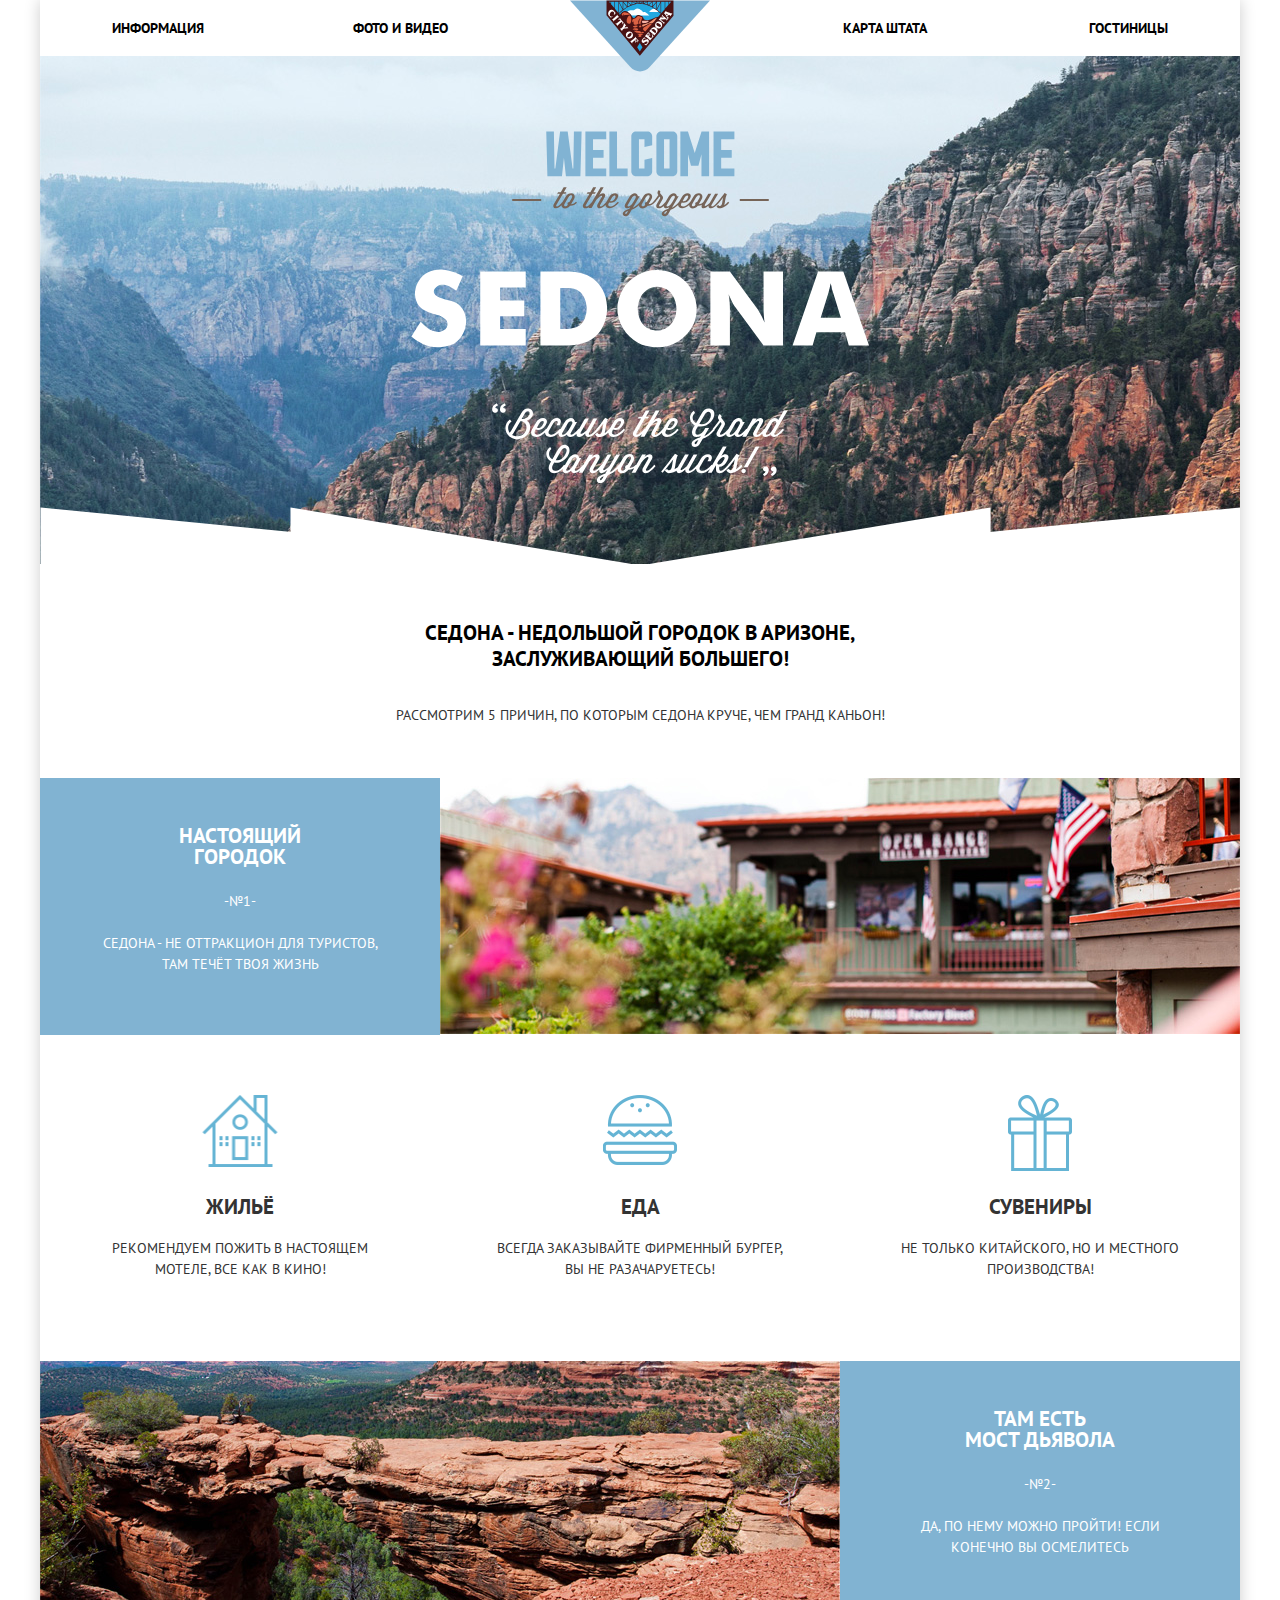
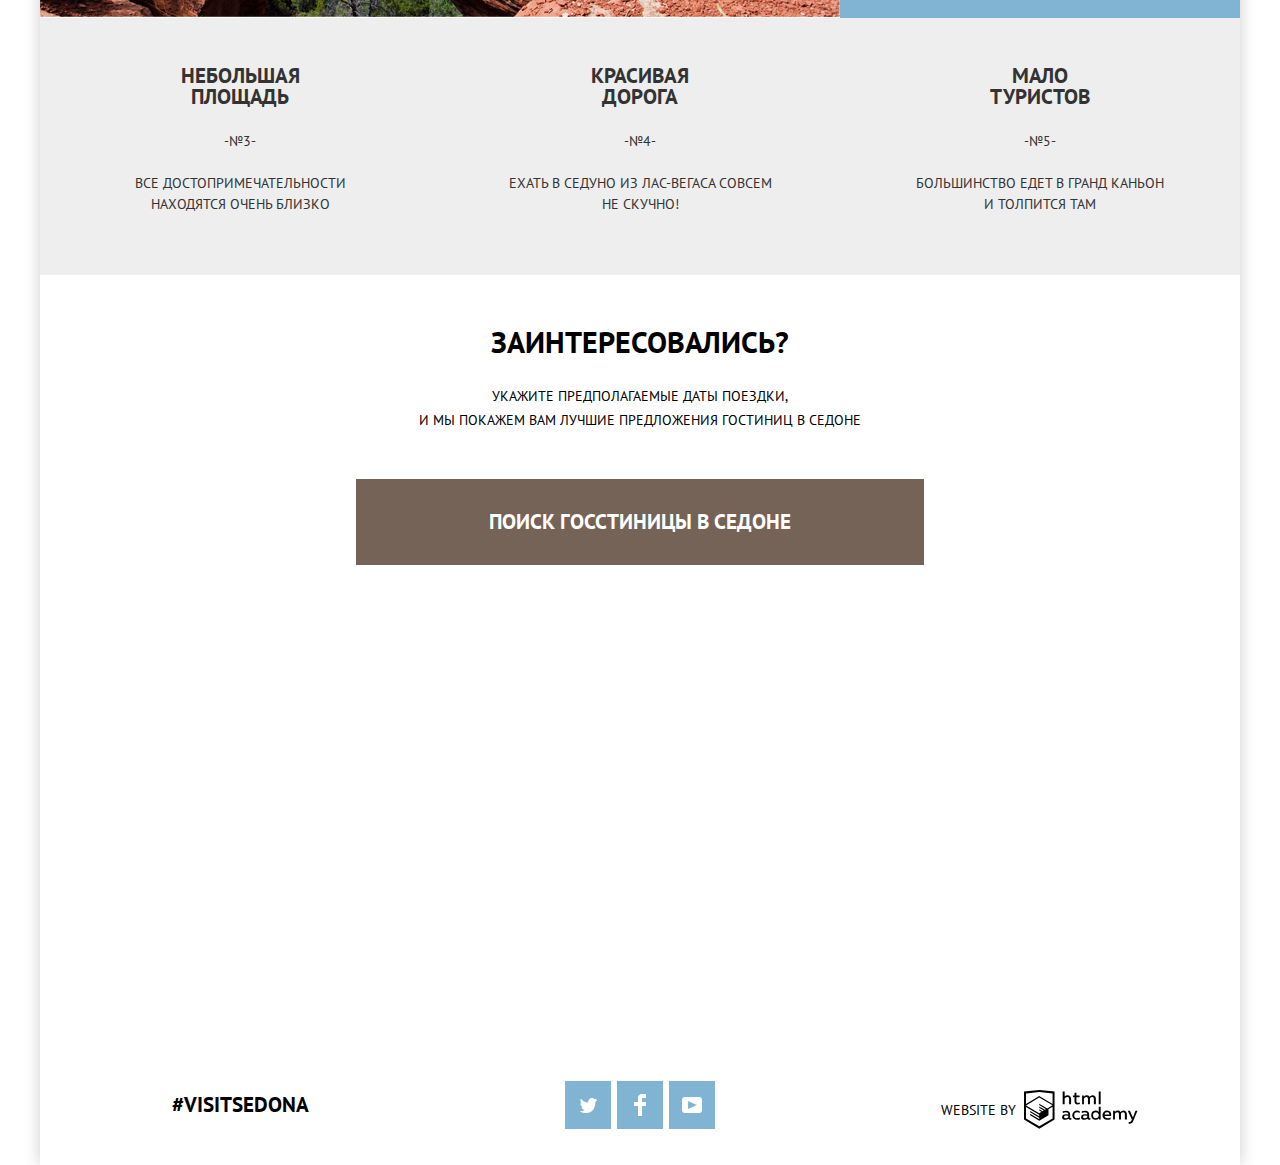
<file: 2/793367-sedona-25-master/793367-sedona-25-master/index.html>
<!DOCTYPE html>
<html lang="ru">
   <head>
      <meta charset="utf-8">
      <title>HTML Academy: Седона</title>
      <link href="https://fonts.googleapis.com/css?family=PT+Sans:400,700&display=swap&subset=cyrillic" rel="stylesheet">
      <link rel="stylesheet" type="text/css" href="css/normalize.css">
      <link rel="stylesheet" type="text/css" href="css/style.min.css">
   </head>
   <body>
      <div class="main-container">
         <header class="header">
            <nav class="main-navigation">
               <a href="index.html" class="logo"> <img src="img/indexlogo.svg" alt="logo" width="140" height="72"> </a>
               <ul class="navigation">
                  <li class="button-navigation"> <a href='#'>Информация</a> </li>
                  <li class="button-navigation"> <a href='#'>Фото и видео</a> </li>
                  <li class="button-navigation"> <a href='#'>Карта штата</a> </li>
                  <li class="button-navigation"> <a href='inner.html'>Гостиницы</a> </li>
               </ul>
            </nav>
         </header>
         <main>
            <section class="bgmountains"> <img src="img/welcome.svg" alt="welcome sedona" width="459" height="353"> </section>
            <section class="promo">
               <p class="promo-explanation">Седона - недольшой городок в Аризоне, заслуживающий большего! </p>
               <p class="promo-reasons">рассмотрим 5 причин, по которым седона круче, чем гранд каньон!</p>
            </section>
            <section class="polygon">
               <ul class="advantages">
                  <li class="main-advantages">
                     <div class="basic visible-advantages">
                        <h3>Настоящий городок</h3>
                        <p>-№1-</p>
                        <p>Седона - не оттракцион для туристов, там течёт твоя жизнь</p>
                     </div>
                     <div class="img-advantages"> 
                        <img src="img/cityofsedona.jpg" alt="city of sedona" width="800" height="256"> 
                     </div>
                  </li>
                  <li class="town-advantages">
                     <div class="unvisible-advantages housing">
                        <h3>Жильё</h3>
                        <p>Рекомендуем пожить в настоящем мотеле, все как в кино!</p>
                     </div>
                     <div class="unvisible-advantages food">
                        <h3>Еда</h3>
                        <p>Всегда заказывайте фирменный бургер, вы не разачаруетесь!</p>
                     </div>
                     <div class="unvisible-advantages souvenirs">
                        <h3>Сувениры</h3>
                        <p>Не только китайского, но и местного производства!</p>
                     </div>
                  </li>
                  <li class="main-advantages">
                     <div class="img-advantages">
                        <img src="img/grandcanyon.jpg" alt="grand canyon" width="800" height="256">
                     </div>
                     <div class="basic visible-advantages">
                        <h3>Там есть Мост&nbsp;Дьявола</h3>
                        <p>-№2-</p>
                        <p>Да, по нему можно пройти! Если конечно вы осмелитесь</p>
                     </div>
                  </li>
                  <li class="main-advantages">
                     <div class="visible-advantages">
                        <h3>Небольшая площадь</h3>
                        <p>-№3-</p>
                        <p>Все достопримечательности находятся&nbsp;очень близко</p>
                     </div>
                     <div class="visible-advantages">
                        <h3>Красивая дорога</h3>
                        <p>-№4-</p>
                        <p>Ехать в Седуно из Лас-Вегаса совсем не&nbsp;скучно! </p>
                     </div>
                     <div class="visible-advantages">
                        <h3>Мало туристов</h3>
                        <p>-№5-</p>
                        <p>Большинство едет в Гранд Каньон и&nbsp;толпится там</p>
                     </div>
                  </li>
               </ul>
            </section>
            <section class="reservation">
               <div class="information">
                  <p class="half-headline"> Заинтересовались?</p>
                  <p class="reservation-info"> Укажите предполагаемые даты поездки,
                     <br>и мы покажем Вам лучшие предложения гостиниц в Седоне
                  </p>
                  <button class="search-button">Поиск госстиницы в седоне</button>
               </div>
               <form class="hotel-reservation" action="/echo" method="POST">
                  <p class="travel-date">
                     <label class="text" for="arrival">Дата заезда:</label>
                     <input class="put" type="text" id="arrival" name="arrival" value="24 апреля 2017">
                     <button class="calendar" type="button">
                        <svg xmlns="http://www.w3.org/2000/svg" width="21" height="22" viewBox="0 0 21 22">
                           <path d="M19.251 2.025h-2.845V.648c0-.381-.294-.689-.656-.689-.363 0-.656.308-.656.689v1.377h-3.938V.648c0-.381-.294-.689-.655-.689-.363 0-.657.308-.657.689v1.377H5.906V.648c0-.381-.294-.689-.656-.689-.363 0-.657.308-.657.689v1.377H1.75C.784 2.025 0 2.847 0 3.862v16.302C0 21.179.784 22 1.75 22h17.501c.966 0 1.749-.821 1.749-1.836V3.862c0-1.015-.783-1.837-1.749-1.837zm.437 18.139a.448.448 0 0 1-.437.459H1.75a.45.45 0 0 1-.438-.459V3.862a.45.45 0 0 1 .438-.459h2.844v1.378c0 .381.294.689.657.689.362 0 .656-.308.656-.689V3.403h3.938v1.378c0 .381.294.689.657.689.361 0 .655-.308.655-.689V3.403h3.938v1.378c0 .381.293.689.656.689.362 0 .656-.308.656-.689V3.403h2.845c.241 0 .437.206.437.459v16.302z"></path>
                           <path d="M4.594 8.225h2.625v2.066H4.594zM4.594 11.668h2.625v2.067H4.594zM4.594 15.112h2.625v2.066H4.594zM9.188 15.112h2.625v2.066H9.188zM9.188 11.668h2.625v2.067H9.188zM9.188 8.225h2.625v2.066H9.188zM13.781 15.112h2.625v2.066h-2.625zM13.781 11.668h2.625v2.067h-2.625zM13.781 8.225h2.625v2.066h-2.625z"></path>
                        </svg>
                     </button>
                  </p>
                  <p class="travel-date">
                     <label class="text" for="departure">Дата выезда:</label>
                     <input class="put" type="text" id="departure" name="departure" value="4 июля 2017">
                     <button class="calendar" type="button">
                        <svg xmlns="http://www.w3.org/2000/svg" width="21" height="22" viewBox="0 0 21 22">
                           <path d="M19.251 2.025h-2.845V.648c0-.381-.294-.689-.656-.689-.363 0-.656.308-.656.689v1.377h-3.938V.648c0-.381-.294-.689-.655-.689-.363 0-.657.308-.657.689v1.377H5.906V.648c0-.381-.294-.689-.656-.689-.363 0-.657.308-.657.689v1.377H1.75C.784 2.025 0 2.847 0 3.862v16.302C0 21.179.784 22 1.75 22h17.501c.966 0 1.749-.821 1.749-1.836V3.862c0-1.015-.783-1.837-1.749-1.837zm.437 18.139a.448.448 0 0 1-.437.459H1.75a.45.45 0 0 1-.438-.459V3.862a.45.45 0 0 1 .438-.459h2.844v1.378c0 .381.294.689.657.689.362 0 .656-.308.656-.689V3.403h3.938v1.378c0 .381.294.689.657.689.361 0 .655-.308.655-.689V3.403h3.938v1.378c0 .381.293.689.656.689.362 0 .656-.308.656-.689V3.403h2.845c.241 0 .437.206.437.459v16.302z"></path>
                           <path d="M4.594 8.225h2.625v2.066H4.594zM4.594 11.668h2.625v2.067H4.594zM4.594 15.112h2.625v2.066H4.594zM9.188 15.112h2.625v2.066H9.188zM9.188 11.668h2.625v2.067H9.188zM9.188 8.225h2.625v2.066H9.188zM13.781 15.112h2.625v2.066h-2.625zM13.781 11.668h2.625v2.067h-2.625zM13.781 8.225h2.625v2.066h-2.625z"></path>
                        </svg>
                     </button>
                  </p>
                  <div class="number-people">
                     <p class="people-adult">
                        <label class="text" for="adults">Взрослые:</label>
                        <button class="minus" type="button"></button>
                        <input class="number" type="text" id="adults" name="adults" value="2">
                        <button class="plus" type="button"></button>
                     </p>
                     <p class="people-children">
                        <label class="text" for="children">Дети:</label>
                        <button class="minus" type="button"></button>
                        <input class="number" type="text" id="children" name="children" value="0">
                        <button class="plus" type="button"></button>
                     </p>
                  </div>
                  <button class="submit" type="submit">Найти</button>
               </form>
            <iframe src="https://www.google.com/maps/embed?pb=!1m18!1m12!1m3!1d104770.38018730558!2d-111.86517855273749!3d34.85435832354931!2m3!1f0!2f0!3f0!3m2!1i1024!2i768!4f13.1!3m3!1m2!1s0x872da132f942b00d%3A0x5548c523fa6c8efd!2z0KHQtdC00L7QvdCwLCDQkNGA0LjQt9C-0L3QsCA4NjMzNiwg0KHQqNCQ!5e0!3m2!1sru!2sby!4v1562774458585!5m2!1sru!2sby" style="border:0" allowfullscreen></iframe>
            </section>
         </main>
         <footer class="main-footer">
            <p class="hashtag"><a href="#"> #VISITSEDONA </a></p>
            <ul class="social-network">
               <li class="btn-network btn-tw">
                  <a class="social-btn" href="#"><img src="img/twitter.png" alt="twitter of sedona" width="17" height="15"></a>
               </li>
               <li class="btn-network btn-fc">
                  <a class="social-btn" href="#"><img src="img/facebook.png" alt="facebook of sedona" width="12" height="22"></a>
               </li>
               <li class="btn-network btn-yt">
                  <a class="social-btn" href="#"><img src="img/youtube.png" alt="youtube of sedona" width="20" height="16"></a>
               </li>
            </ul>
            <a class="creator" href="https://up.htmlacademy.ru/htmlcss/25">
               <span class="creator-text">WEBSITE BY</span>
               <svg xmlns="http://www.w3.org/2000/svg" data-name="Layer 1" width="115px" height="41px" viewBox="0 0 115 41">
                  <path fill="#000000" d="M46.84 28.22a2.07 2.07 0 0 0 .58-.11v1.4a3.41 3.41 0 0 1-1.24.22 1.75 1.75 0 0 1-1.75-1 5.08 5.08 0 0 1-3.3 1.13c-1.59 0-3.06-.87-3.06-2.68 0-2.24 2.08-2.93 3.9-2.93a11.63 11.63 0 0 1 2.28.26v-.31c0-1.09-.8-1.86-2.3-1.86a7.79 7.79 0 0 0-3.15.67v-1.79a10.72 10.72 0 0 1 3.35-.58c2.48 0 4 1.18 4 3.83v3.14a.57.57 0 0 0 .69.61zm-6.76-1.19a1.42 1.42 0 0 0 1.64 1.29 3.56 3.56 0 0 0 2.53-1v-1.51a10.21 10.21 0 0 0-1.9-.22c-1.1.01-2.27.35-2.27 1.45zM53.06 20.62a5.29 5.29 0 0 1 2.7.67v1.79a4.28 4.28 0 0 0-2.42-.73 2.89 2.89 0 1 0 0 5.76 5.26 5.26 0 0 0 2.55-.67v1.8a6.58 6.58 0 0 1-2.9.6 4.42 4.42 0 0 1-4.72-4.54 4.54 4.54 0 0 1 4.79-4.68zM65.84 28.22a2.07 2.07 0 0 0 .58-.11v1.4a3.41 3.41 0 0 1-1.24.22 1.75 1.75 0 0 1-1.75-1 5.08 5.08 0 0 1-3.3 1.13c-1.59 0-3.06-.87-3.06-2.68 0-2.24 2.08-2.93 3.9-2.93a11.63 11.63 0 0 1 2.28.26v-.31c0-1.09-.8-1.86-2.3-1.86a7.79 7.79 0 0 0-3.15.67v-1.79a10.72 10.72 0 0 1 3.35-.58c2.48 0 4 1.18 4 3.83v3.14a.57.57 0 0 0 .69.61zm-6.76-1.19a1.42 1.42 0 0 0 1.64 1.29 3.56 3.56 0 0 0 2.53-1v-1.51a10.21 10.21 0 0 0-1.9-.22c-1.11.01-2.27.35-2.27 1.45zM76.67 16.85v12.76h-1.76v-1.39a4.07 4.07 0 0 1-3.35 1.62 4.62 4.62 0 0 1 0-9.22 4 4 0 0 1 3.15 1.37v-5.14h2zm-4.76 5.48a2.9 2.9 0 0 0 0 5.8 3 3 0 0 0 2.79-1.84v-2.13a3.06 3.06 0 0 0-2.79-1.83zM82.99 20.62c3.48 0 4.68 2.81 4.12 5.34h-6.58c.22 1.57 1.75 2.22 3.35 2.22a6.41 6.41 0 0 0 2.77-.62v1.68a7.5 7.5 0 0 1-3.14.6c-2.68 0-5-1.53-5-4.61a4.39 4.39 0 0 1 4.48-4.61zm.09 1.62a2.39 2.39 0 0 0-2.57 2.26h4.85a2.06 2.06 0 0 0-2.28-2.26zM89.1 29.61v-8.75h1.73v1.09a4 4 0 0 1 2.92-1.33 3 3 0 0 1 2.73 1.4 4.33 4.33 0 0 1 3.06-1.4 3.21 3.21 0 0 1 3.32 3.52v5.47h-2V24.2a1.67 1.67 0 0 0-1.73-1.84 2.94 2.94 0 0 0-2.17 1.18V29.61h-2V24.2a1.67 1.67 0 0 0-1.73-1.84 3.11 3.11 0 0 0-2.32 1.35v5.91h-2zM111.47 20.86h2l-4.1 9.93c-.95 2.28-2.19 3-3.52 3a5 5 0 0 1-1.15-.15v-1.66a3 3 0 0 0 .89.13c.95 0 1.66-.67 2.17-2l.18-.44-4.16-8.82h2.13l3 6.6zM40.66 1.53v5a4 4 0 0 1 2.83-1.2A3.41 3.41 0 0 1 47.1 8.9v5.41h-2V9.15a1.9 1.9 0 0 0-2-2.1 3.08 3.08 0 0 0-2.44 1.46v5.8h-2V1.53h2zM52.43 2.42v3.12h3.17v1.71h-3.17v4c0 1.15.53 1.53 1.66 1.53a4.71 4.71 0 0 0 1.77-.35v1.68a7.14 7.14 0 0 1-2.35.38 2.68 2.68 0 0 1-3-2.88V7.23h-1.6V5.52h1.57V2.88zM58.1 14.29V5.54h1.73v1.09a4 4 0 0 1 2.92-1.33 3 3 0 0 1 2.73 1.4 4.33 4.33 0 0 1 3.06-1.4 3.21 3.21 0 0 1 3.32 3.52v5.47h-2V8.88a1.67 1.67 0 0 0-1.73-1.84 2.94 2.94 0 0 0-2.17 1.18V14.29h-2V8.88a1.67 1.67 0 0 0-1.73-1.84 3.11 3.11 0 0 0-2.32 1.35v5.91h-2zM74.72 1.52h1.95v12.76h-1.95zM15.44.02h-.16L0 1.62v28l15.28 9.09 15.28-9.09v-28zm13.12 28.45l-13.28 7.9L2 28.47V16.99l13.22 7.87v1.43l-9.07-5.4v1.38l9.11 5.47v1.46l-9.1-5.42v1.38l9.11 5.47 9.19-5.5V19.22l4.1-2.45v11.67zm0-13.16l-3.65 2.14-1.68 1-8-4.76v1.38l6.84 4.07h-.06l-.15.09-1 .57-5.64-3.36v1.38l4.45 2.65-1.05.7-3.36-2v1.38l2.21 1.3-2.25 1.35-13.16-7.82 13.17-7.92zm0-1.39L15.21 6.05l-13.2 7.86V3.41l13.28-1.39 13.28 1.39v10.51z"></path>
               </svg>
            </a>
         </footer>
      </div>
      <script src="js/JavaScript.js"></script>
   </body>
</html>
</file>
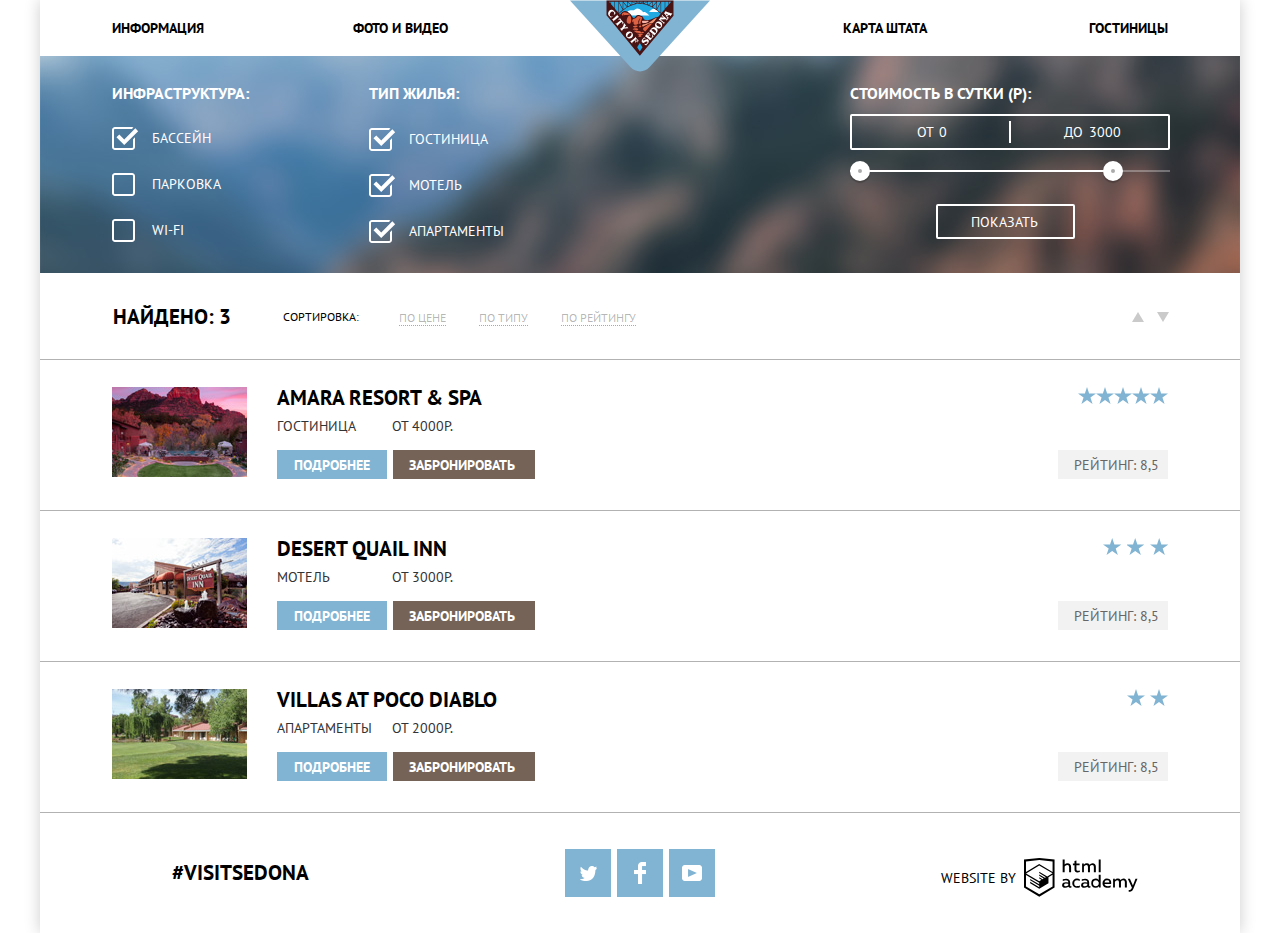
<file: 2/793367-sedona-25-master/793367-sedona-25-master/inner.html>
<!DOCTYPE html>
<html lang="ru">
   <head>
      <meta charset="utf-8">
      <title>HTML Academy: Седона</title>
      <link href="https://fonts.googleapis.com/css?family=PT+Sans:400,700&display=swap&subset=cyrillic" rel="stylesheet">
      <link rel="stylesheet" type="text/css" href="css/normalize.css">
      <link rel="stylesheet" type="text/css" href="css/style.min.css">
   </head>
   <body>
      <div class="main-container">
         <header class="header">
            <nav class="main-navigation">
               <a href="index.html" class="logo"> <img src="img/indexlogo.svg" alt="logo" width="140" height="72"> </a>
               <ul class="navigation">
                  <li class="button-navigation"> <a href='#'>Информация</a> </li>
                  <li class="button-navigation"> <a href='#'>Фото и видео</a> </li>
                  <li class="button-navigation"> <a href='#'>Карта штата</a> </li>
                  <li class="button-navigation"> <a href='inner.html'>Гостиницы</a> </li>
               </ul>
            </nav>
         </header>
         <main>
            <section class="inner-background">
               <form class="conditions-form" method="POST" action="#">
                  <fieldset class="form-infrastructure">
                     <legend class="conditions-type">Инфраструктура:</legend>
                     <input class="check-conditions visually-hidden" type="checkbox" name="pool" id="pool" checked>
                     <label class="name-conditions" for="pool">Бассейн</label>
                     <input class="check-conditions visually-hidden" type="checkbox" name="parking" id="parking">
                     <label class="name-conditions" for="parking">Парковка</label>
                     <input class="check-conditions visually-hidden" type="checkbox" name="wifi" id="wifi">
                     <label class="name-conditions" for="wifi">Wi-Fi</label>                     
                  </fieldset>
                  <fieldset class="form-type-housing">
                     <legend class="conditions-type">Тип жилья:</legend>
                     <input class="check-conditions visually-hidden" type="checkbox" name="hotel" id="hotel" checked>
                     <label class="name-conditions" for="hotel">Гостиница</label>
                     <input class="check-conditions visually-hidden" type="checkbox" name="motel" id="motel" checked>
                     <label class="name-conditions" for="motel">Мотель</label>
                     <input class="check-conditions visually-hidden" type="checkbox" name="apartments" id="apartments" checked>
                     <label class="name-conditions" for="apartments">Апартаменты</label>
                  </fieldset>
                  <div class="filter-range">
                     <fieldset class="search-by-cost">
                        <legend class="filter-range-title">Стоимость в сутки (р):</legend>
                        <div class="price-controls">
                           <label class="min-price">от <input type="text" name="min-price" value="0"></label>
                           <label class="max-price">до <input type="text" name="max-price" value="3000"></label>
                        </div>
                        <div class="range-controls">
                           <div class="scale">
                              <div class="bar"></div>
                           </div>
                           <div class="range-toggle range-toggle-min"></div>
                           <div class="range-toggle range-toggle-max"></div>
                        </div>
                     </fieldset>
                     <button class="search-form-submit" type="submit">Показать</button>
                  </div>
               </form>
            </section>
            <section>
               <form class="hotels-sorting">
                  <p class="hotels-result">Найдено:<output name="#"> 3</output></p>
                  <p class="sorting-by-value">Сортировка:</p>
                  <ul class="hotels-result-docket">
                     <li class="hotels-sorting-type"> <a href="#">По цене</a> </li>
                     <li class="hotels-sorting-type"> <a href="#">По типу</a> </li>
                     <li class="hotels-sorting-type"> <a href="#">По рейтингу</a> </li>
                  </ul>
                  <div class="container-sort-display">
                     <a class="sort-display-up" href="#" aria-label="по возрастанию"></a>
                     <a class="sort-display-down" href="#" aria-label="по убыванию"></a>
                  </div>
               </form>
               <ul class="hotels">
                  <li class="hotels-information">
                     <p><img src="img/amara.jpg" alt="Amara Resort & Spa" width="135" height="90"></p>
                     <div class="houses">
                        <div class="container-hotels-info">
                           <a href="#">
                              <h3 class="name-of-house">Amara Resort & Spa</h3>
                           </a>
                           <div class="type-cost-housing">
                              <p class="type-of-house">Гостиница</p>
                              <p class="cost-of-rent">от 4000р.</p>
                           </div>
                           <div class="hotels-btn-reservation">
                              <a class="more" href="#">Подробнее</a>
                              <a class="booking" href="#">Забронировать</a>
                           </div>
                        </div>
                        <div class="quality">
                           <div class="star four-star"></div>
                           <span class="rating">Рейтинг: 8,5</span>
                        </div>
                     </div>
                  </li>
                  <li class="hotels-information">
                     <p><img src="img/desert.jpg" alt="Desert Quail Inn" width="135" height="90"></p>
                     <div class="houses">
                        <div class="container-hotels-info">
                           <a href="#">
                              <h3 class="name-of-house">Desert Quail Inn</h3>
                           </a>
                           <div class="type-cost-housing">
                              <p class="type-of-house">Мотель</p>
                              <p class="cost-of-rent">от 3000р.</p>
                           </div>
                           <div class="hotels-btn-reservation">
                              <a class="more" href="#">Подробнее</a>
                              <a class="booking" href="#">Забронировать</a>
                           </div>
                        </div>
                        <div class="quality">
                           <div class="star three-star"></div>
                           <span class="rating">Рейтинг: 8,5</span>
                        </div>
                     </div>
                  </li>
                  <li class="hotels-information">
                     <p><img src="img/pocodiablo.jpg" alt="Villas at Poco Diablo" width="135" height="90"></p>
                     <div class="houses">
                        <div class="container-hotels-info">
                           <a href="#">
                              <h3 class="name-of-house">Villas at Poco Diablo</h3>
                           </a>
                           <div class="type-cost-housing">
                              <p class="type-of-house">Апартаменты</p>
                              <p class="cost-of-rent">от 2000р.</p>
                           </div>
                           <div class="hotels-btn-reservation">
                              <a class="more" href="#">Подробнее</a>
                              <a class="booking" href="#">Забронировать</a>
                           </div>
                        </div>
                        <div class="quality">
                           <div class="star two-star"></div>
                           <span class="rating">Рейтинг: 8,5</span>
                        </div>
                     </div>
                  </li>
               </ul>
            </section>
         </main>
         <footer class="main-footer">
            <p class="hashtag"><a href="#"> #VISITSEDONA </a></p>
            <ul class="social-network">
               <li class="btn-network btn-tw">
                  <a class="social-btn" href="#"><img src="img/twitter.png" alt="twitter of sedona" width="17" height="15"></a>
               </li>
               <li class="btn-network btn-fc">
                  <a class="social-btn" href="#"><img src="img/facebook.png" alt="facebook of sedona" width="12" height="22"></a>
               </li>
               <li class="btn-network btn-yt">
                  <a class="social-btn" href="#"><img src="img/youtube.png" alt="youtube of sedona" width="20" height="16"></a>
               </li>
            </ul>
            <a class="creator" href="https://up.htmlacademy.ru/htmlcss/25">
               <span class="creator-text">WEBSITE BY</span>
               <svg xmlns="http://www.w3.org/2000/svg" data-name="Layer 1" width="115px" height="41px" viewBox="0 0 115 41">
                  <path fill="#000" d="M46.84 28.22a2.07 2.07 0 0 0 .58-.11v1.4a3.41 3.41 0 0 1-1.24.22 1.75 1.75 0 0 1-1.75-1 5.08 5.08 0 0 1-3.3 1.13c-1.59 0-3.06-.87-3.06-2.68 0-2.24 2.08-2.93 3.9-2.93a11.63 11.63 0 0 1 2.28.26v-.31c0-1.09-.8-1.86-2.3-1.86a7.79 7.79 0 0 0-3.15.67v-1.79a10.72 10.72 0 0 1 3.35-.58c2.48 0 4 1.18 4 3.83v3.14a.57.57 0 0 0 .69.61zm-6.76-1.19a1.42 1.42 0 0 0 1.64 1.29 3.56 3.56 0 0 0 2.53-1v-1.51a10.21 10.21 0 0 0-1.9-.22c-1.1.01-2.27.35-2.27 1.45zM53.06 20.62a5.29 5.29 0 0 1 2.7.67v1.79a4.28 4.28 0 0 0-2.42-.73 2.89 2.89 0 1 0 0 5.76 5.26 5.26 0 0 0 2.55-.67v1.8a6.58 6.58 0 0 1-2.9.6 4.42 4.42 0 0 1-4.72-4.54 4.54 4.54 0 0 1 4.79-4.68zM65.84 28.22a2.07 2.07 0 0 0 .58-.11v1.4a3.41 3.41 0 0 1-1.24.22 1.75 1.75 0 0 1-1.75-1 5.08 5.08 0 0 1-3.3 1.13c-1.59 0-3.06-.87-3.06-2.68 0-2.24 2.08-2.93 3.9-2.93a11.63 11.63 0 0 1 2.28.26v-.31c0-1.09-.8-1.86-2.3-1.86a7.79 7.79 0 0 0-3.15.67v-1.79a10.72 10.72 0 0 1 3.35-.58c2.48 0 4 1.18 4 3.83v3.14a.57.57 0 0 0 .69.61zm-6.76-1.19a1.42 1.42 0 0 0 1.64 1.29 3.56 3.56 0 0 0 2.53-1v-1.51a10.21 10.21 0 0 0-1.9-.22c-1.11.01-2.27.35-2.27 1.45zM76.67 16.85v12.76h-1.76v-1.39a4.07 4.07 0 0 1-3.35 1.62 4.62 4.62 0 0 1 0-9.22 4 4 0 0 1 3.15 1.37v-5.14h2zm-4.76 5.48a2.9 2.9 0 0 0 0 5.8 3 3 0 0 0 2.79-1.84v-2.13a3.06 3.06 0 0 0-2.79-1.83zM82.99 20.62c3.48 0 4.68 2.81 4.12 5.34h-6.58c.22 1.57 1.75 2.22 3.35 2.22a6.41 6.41 0 0 0 2.77-.62v1.68a7.5 7.5 0 0 1-3.14.6c-2.68 0-5-1.53-5-4.61a4.39 4.39 0 0 1 4.48-4.61zm.09 1.62a2.39 2.39 0 0 0-2.57 2.26h4.85a2.06 2.06 0 0 0-2.28-2.26zM89.1 29.61v-8.75h1.73v1.09a4 4 0 0 1 2.92-1.33 3 3 0 0 1 2.73 1.4 4.33 4.33 0 0 1 3.06-1.4 3.21 3.21 0 0 1 3.32 3.52v5.47h-2V24.2a1.67 1.67 0 0 0-1.73-1.84 2.94 2.94 0 0 0-2.17 1.18V29.61h-2V24.2a1.67 1.67 0 0 0-1.73-1.84 3.11 3.11 0 0 0-2.32 1.35v5.91h-2zM111.47 20.86h2l-4.1 9.93c-.95 2.28-2.19 3-3.52 3a5 5 0 0 1-1.15-.15v-1.66a3 3 0 0 0 .89.13c.95 0 1.66-.67 2.17-2l.18-.44-4.16-8.82h2.13l3 6.6zM40.66 1.53v5a4 4 0 0 1 2.83-1.2A3.41 3.41 0 0 1 47.1 8.9v5.41h-2V9.15a1.9 1.9 0 0 0-2-2.1 3.08 3.08 0 0 0-2.44 1.46v5.8h-2V1.53h2zM52.43 2.42v3.12h3.17v1.71h-3.17v4c0 1.15.53 1.53 1.66 1.53a4.71 4.71 0 0 0 1.77-.35v1.68a7.14 7.14 0 0 1-2.35.38 2.68 2.68 0 0 1-3-2.88V7.23h-1.6V5.52h1.57V2.88zM58.1 14.29V5.54h1.73v1.09a4 4 0 0 1 2.92-1.33 3 3 0 0 1 2.73 1.4 4.33 4.33 0 0 1 3.06-1.4 3.21 3.21 0 0 1 3.32 3.52v5.47h-2V8.88a1.67 1.67 0 0 0-1.73-1.84 2.94 2.94 0 0 0-2.17 1.18V14.29h-2V8.88a1.67 1.67 0 0 0-1.73-1.84 3.11 3.11 0 0 0-2.32 1.35v5.91h-2zM74.72 1.52h1.95v12.76h-1.95zM15.44.02h-.16L0 1.62v28l15.28 9.09 15.28-9.09v-28zm13.12 28.45l-13.28 7.9L2 28.47V16.99l13.22 7.87v1.43l-9.07-5.4v1.38l9.11 5.47v1.46l-9.1-5.42v1.38l9.11 5.47 9.19-5.5V19.22l4.1-2.45v11.67zm0-13.16l-3.65 2.14-1.68 1-8-4.76v1.38l6.84 4.07h-.06l-.15.09-1 .57-5.64-3.36v1.38l4.45 2.65-1.05.7-3.36-2v1.38l2.21 1.3-2.25 1.35-13.16-7.82 13.17-7.92zm0-1.39L15.21 6.05l-13.2 7.86V3.41l13.28-1.39 13.28 1.39v10.51z"></path>
               </svg>
            </a>
         </footer>
      </div>
   </body>
</html>
</file>
<file: 2/793367-sedona-25-master/793367-sedona-25-master/css/style.min.css>
html{box-sizing:border-box}*,::after,::before{box-sizing:inherit}body{margin:0;padding:0;font-family:"PT Sans",Arial,sans-serif;font-size:14px;line-height:21px;font-weight:400;color:#333;text-transform:uppercase;background-color:#fff;background-position:center}a{text-decoration:none}.visually-hidden:not(:focus):not(:active),input[type=checkbox].visually-hidden,input[type=radio].visually-hidden{position:absolute;width:1px;height:1px;margin:-1px;border:0;padding:0;white-space:nowrap;clip-path:inset(100%);clip:rect(0 0 0 0);overflow:hidden}.main-container{width:1200px;position:relative;margin:0 auto;background-color:#fff;box-shadow:0 0 15px 0 rgba(0,1,1,.2)}.header{position:relative;min-height:56px}.main-navigation{background-color:#fff;position:relative}.navigation{display:flex;flex-wrap:wrap;justify-content:space-between;padding:0 72px;margin:0;list-style:none}.button-navigation{color:#333;line-height:26px;width:238px;padding-top:15px;padding-bottom:15x;font-weight:700}.button-navigation:nth-child(4n+2){margin-right:96px}.button-navigation:nth-child(4n+3),.button-navigation:nth-child(4n+4){text-align:right}.button-navigation a{color:#000}.button-navigation a:focus{color:rgba(0,0,0,.3)}.button-navigation a:hover{color:#81b3d2}.button-navigation a:active{color:#766357}.logo{z-index:1;position:absolute;width:140px;top:0;left:50%;transform:translateX(-50%)}.bgmountains{background-color:#b8eafc;background-image:url(../img/bgmountain.jpg);background-repeat:no-repeat;position:relative;display:block;margin-bottom:56px;padding-top:75px;padding-bottom:80px;background-position-y:-85px}.bgmountains img{width:459;height:353;display:block;margin:auto}.bgmountains::before{content:"";width:1200px;height:59px;position:absolute;bottom:-.35%;background:url(../img/polygon.png);background-repeat:no-repeat}.promo-explanation{font-size:21px;line-height:26px;text-align:center;color:#000;font-weight:700;margin:0 auto 30px auto;width:440px}.promo-reasons{text-align:center;line-height:26px;margin:0 auto 50px auto;width:489px}.advantages{list-style:none;margin:0;padding:0}.main-advantages,.town-advantages{display:flex;flex:wrap}.visible-advantages{text-align:center;font-size:14px;list-style:none;background-color:#eee;width:400px;min-height:256px;padding-top:47px;padding-left:49px;padding-right:49px;padding-bottom:60px}.visible-advantages h3{font-size:21px;font-weight:700;padding-bottom:24px;padding-left:72px;padding-right:72px;margin:0}.visible-advantages p{margin:0;padding:0}.visible-advantages p:nth-of-type(1){padding-bottom:21px}.basic{color:#fff;background-color:#81b3d2;text-align:center}.img-advantages{text-align:center;max-height:256px;width:800px}.unvisible-advantages{text-align:center;font-size:14px;list-style:none;width:400px;max-height:330px;position:relative;padding:161px 48px 81px 48px}.unvisible-advantages h3{text-align:center;font-size:21px;font-weight:700;margin-top:0}.unvisible-advantages p{text-align:center;margin:0;padding:0}.housing::before{content:"";position:absolute;top:60px;left:50%;transform:translateX(-50%);background-repeat:no-repeat;width:75px;height:72px;background:url(../img/icon-1.png)}.food::before{content:"";position:absolute;top:60px;left:50%;transform:translateX(-50%);background-repeat:no-repeat;width:74px;height:70px;background:url(../img/icon-2.png)}.souvenirs::before{content:"";position:absolute;top:60px;left:50%;transform:translateX(-50%);background-repeat:no-repeat;width:64px;height:76px;background:url(../img/icon-3.png)}.reservation{color:#000;text-align:center;background-color:#fff}.information{max-width:570px;min-height:291px;margin:0 auto;padding:49px 0 0 0}.half-headline{font-size:30px;line-height:36px;font-weight:700;margin:0 auto 24px auto}.reservation-info{font-size:14px;line-height:24px;text-align:center;margin:0 auto;margin-bottom:47px}.search-button{background-color:#766357;color:#fff;font-size:21px;font-weight:700;line-height:26px;text-transform:uppercase;display:block;width:568px;min-height:86px;margin:0 auto;padding:0;border:none}.hotel-reservation{color:#000;text-align:left;font-weight:700;display:block;width:568px;min-height:395px;padding:55px;margin:0;background-color:#fff;position:absolute;left:50%;margin-left:-284px}.hotel-reservation-none{display:none}@keyframes open-reserv{0%{transform:translate(0,-400px)}100%{transform:translate(0,0)}}.reserv-form{display:block;animation-name:open-reserv;animation-duration:.9s}.travel-date{position:relative;margin:0;margin-bottom:29px;display:flex;justify-content:space-between;flex-wrap:wrap;align-items:center}.text{display:inline-block;vertical-align:center;width:107px;margin:0;padding:0}.put{width:346px;min-height:38px;padding-top:4px;padding-right:30px;padding-left:11px;padding-bottom:4px;background-color:#f2f2f2;font-size:14px;line-height:26px;font-weight:700;text-transform:uppercase;border:0}.put:hover{background-color:#ebebeb}.put:focus{background-color:#fff;border:2px solid #e5e5e5}.number{text-align:center}.submit{text-align:center;color:#fff;font-weight:700;font-size:21px;line-height:26px;text-transform:uppercase;background-color:#81b3d2;display:block;width:458px;min-height:58px;border:0}.calendar{width:21px;height:22px;position:absolute;right:9px;padding:0;margin:0;background-color:transparent;border:0;cursor:pointer}.calendar svg{fill:#cacaca}.calendar svg:focus,.calendar svg:hover{fill:#000}.calendar svg:active{fill:#81b3d2}.number-people{display:flex;justify-content:space-between;flex-wrap:wrap;width:458px;padding-bottom:54px}.people-adult{width:50%;display:flex;justify-content:flex-start;align-items:center;margin:0;padding:0}.text{width:auto;margin-right:auto}.people-children{width:50%;display:flex;justify-content:flex-start;align-items:center;margin:0;padding:0;padding-left:53px}.number{display:block;width:38px;min-height:38px;background-color:#f2f2f2;border:0}.plus{display:block;position:relative;width:38px;min-height:38px;background-color:#f2f2f2;border:0;padding:0;margin:0}.plus::before{content:"";position:absolute;top:16px;right:14px;width:12px;height:3px;background-color:#a9a9a9}.plus::after{content:"";position:absolute;top:12px;right:19px;width:3px;height:12px;background-color:#a9a9a9}.plus:hover::before{background-color:#000}.plus:active::before{background-color:#81b3d2}.plus:hover::after{background-color:#000}.plus:active::after{background-color:#81b3d2}.minus{display:block;position:relative;width:38px;min-height:38px;background-color:#f2f2f2;border:0;padding:0;margin:0}.minus::before{content:"";position:absolute;top:17px;right:14px;width:12px;height:3px;background-color:#a9a9a9}.minus:hover::before{background-color:#000}.minus:active::before{background-color:#81b3d2}.reservation iframe{width:1200px;height:473px}.main-footer{width:1200px;max-height:120px;margin:0 auto;padding:36px 0;display:flex;flex-wrap:wrap;align-items:flex-start;justify-content:space-between}.hashtag{color:#000;text-align:center;font-size:21px;font-weight:700;line-height:26px;width:400px;padding:11px 0;margin:0}.hashtag a{color:#000}.social-network{list-style:none;display:flex;justify-content:center;width:400px;flex-wrap:wrap;margin:0;padding:0}.social-btn{width:46px;height:48px;display:flex;align-items:center;justify-content:center;background-color:#81b3d2}.social-btn:focus,.social-btn:hover{background-color:#669ec0}.social-btn:active{background-color:#5496bd}.social-btn:active img{opacity:.3}.btn-tw{margin-right:6px}.btn-fc{margin-right:6px}.creator{color:#000;display:flex;flex-wrap:wrap;justify-content:center;align-items:center;width:400px;min-height:41px;padding-top:4px;padding-bottom:3px}.creator:focus path,.creator:hover path{fill:#81b3d2}.creator:active path{fill:#bdbbbc}.creator-text{padding:15px 0;padding-right:8px}.inner-background{background-color:#b8eafc;background-image:url(../img/filter-background.jpg);background-repeat:no-repeat;background-position:top -294px center;background-size:1200px 800px}.conditions-form{margin:0;display:flex;flex-direction:row;flex-wrap:wrap;padding-top:27px;padding-right:72px;padding-bottom:6px;padding-left:72px}.form-infrastructure{margin:0;margin-right:120px;padding:0;padding-top:24px;color:#fff;font-size:14px;line-height:21px;font-weight:400;border:none}.conditions-type{display:block;margin:0;padding:0;font-size:16px;line-height:21px;font-weight:600}.name-conditions{position:relative;margin:0;padding:0;padding-left:40px;margin-bottom:25px;display:block;cursor:pointer}.name-conditions::before{content:"";position:absolute;left:0;width:30px;height:30px;background-image:url(../img/checkbox-off.svg);background-repeat:no-repeat;background-position:left top;background-size:23px 23px}.form-infrastructure input:checked+.name-conditions::before{content:"";background-image:url(../img/checkbox-on.svg);background-size:27px 23px}.form-infrastructure input:disabled+.name-conditions::before{content:"";opacity:.35}.name-conditions:disabled+label{color:#6a6a6b;background-color:rgba(0,0,0,0)}.check-conditions:focus+label::before{filter:drop-shadow(0 0 2px #ff004c)}.form-type-housing{margin:0;padding:0;padding-top:25px;padding-right:50px;list-style:none;color:#fff;font-size:14px;line-height:21px;font-weight:400;border:none}.name-conditions::before{content:"";position:absolute;left:0;top:-1px;width:30px;height:30px;background-image:url(../img/checkbox-off.svg);background-repeat:no-repeat;background-size:23px 23px;background-position:left top}.form-type-housing input:checked+.name-conditions::before{content:"";background-image:url(../img/checkbox-on.svg);background-size:27px 23px}.form-type-housing input:disabled+.name-conditions::before{content:"";opacity:.35}.filter-range{display:block;margin:0;margin-left:auto;width:318px;min-height:155px}.search-by-cost{width:320px;min-height:114px;margin:0;padding:0;color:#fff;font-size:14px;line-height:21px;font-weight:400;border:none}.filter-range-title{margin:0;margin-bottom:10px;padding:0;font-size:16px;line-height:21px;font-weight:700}.price-controls{position:relative;height:36px;margin-bottom:20px;font-size:0;border:2px solid #fff;border-radius:2px}.price-controls::after{content:"";position:absolute;top:50%;left:50%;transform:translate(-50%,-50%);width:2px;height:22px;background:#fff}.price-controls label{display:inline-block;vertical-align:center;font-size:14px;line-height:30px;vertical-align:top;cursor:pointer}.price-controls .max-price,.price-controls .min-price{width:82px;margin-left:65px}.price-controls input{width:50px;margin:0;color:inherit;font:inherit;background:0 0;border:none}.range-controls{position:relative;margin-bottom:32px}.range-controls .scale{height:2px;background:rgba(255,255,255,.3)}.range-controls .bar{width:80%;height:2px;background:#fff}.range-toggle{position:absolute;top:-9px;width:20px;height:20px;background:#ababab;border:8px solid #fff;border-radius:50%;box-shadow:0 2px 1px 0 rgba(0,1,1,.2);cursor:pointer}.range-toggle:hover{background:#1c4f80}.range-toggle-min{left:0}.range-toggle-max{left:79%}.search-form-submit{display:block;margin:0 27%;padding-left:33px;padding-right:35px;padding-top:6px;padding-bottom:4px;border:2px solid #fff;border-radius:2px;font-family:"PT Sans",Arial,sans-serif;font-size:14px;line-height:21px;font-weight:400;text-transform:uppercase;color:#fff;background-color:rgba(0,0,0,0)}.search-form-submit:focus,.search-form-submit:hover{background-color:#fff;color:#000}.hotels-sorting{background-color:#fff;padding:31px 71px 29px 73px;display:flex;flex-wrap:wrap;align-items:center}.hotels-result{font-weight:700;line-height:26px;font-size:21px;text-align:left;color:#000;margin:0;margin-right:52px;padding:0}.sorting-by-value{color:#000;font-size:12px;line-height:18px;text-align:left;margin:0;margin-right:40px;padding:0}.hotels-result-docket{list-style:none;margin:0;padding:0;display:flex;flex-wrap:wrap;align-items:center;max-width:500px}.hotels-sorting-type a{color:rgba(0,0,0,.3);text-align:left;font-size:12px;line-height:18px;margin-right:33px;border-bottom:1px dotted #81b3d2}.hotels-sorting-type a:hover{color:#81b3d2;border-bottom:1px dotted #81b3d2}.hotels-sorting-type a:focus{color:#81b3d2;border-style:none}.hotels-sorting-type a:active{color:#000;border-style:none}.container-sort-display{width:37px;padding-top:5px;padding-bottom:5px;margin-left:auto;display:flex;justify-content:space-between}.sort-display-up{width:0;border-left:6px solid transparent;border-right:6px solid transparent;border-bottom:10px solid #cacaca;border-top-width:0}.sort-display-up:hover{border-bottom-color:#000}.sort-display-up:focus{border-bottom-color:#81b3d2}.sort-display-up:active{border-bottom-color:#81b3d2}.sort-display-down{width:0;border-top:10px solid #cacaca;border-left:6px solid transparent;border-right:6px solid transparent;border-bottom-width:0}.sort-display-down:hover{border-top-color:#000}.sort-display-down:focus{border-top-color:#81b3d2}.sort-display-down:active{border-top-color:#81b3d2}.hotels{width:1200px;display:flex;flex-direction:column;flex-wrap:wrap;margin:0;padding:0;box-sizing:border-box;list-style:none;background-color:#fff}.hotels-information{position:relative;margin:0;padding:27px 72px;display:flex;flex-wrap:wrap;border-top:1px solid rgba(0,0,0,.3)}.hotels-information:last-child{border-bottom:1px solid rgba(0,0,0,.3)}.hotels-information p{margin:0;padding:0}.hotels-information img{width:135px;height:90px;margin:0;margin-right:30px;padding:0;flex-shrink:0}.houses{display:flex;flex-wrap:wrap;flex-grow:1}.container-hotels-info{margin:0;padding:0}.name-of-house{max-width:500px;margin:0;margin-bottom:11px;padding:0;font-size:21px;line-height:21px;text-align:left;font-weight:700;color:#000}.name-of-house:focus,.name-of-house:hover{color:#81b3d2}.name-of-house:active{color:rgba(0,0,0,.3)}.type-cost-housing{display:flex;flex-wrap:wrap;margin:0;margin-bottom:17px;padding:0;font-size:14px;line-height:14px;font-weight:400;color:#333}.type-of-house{text-align:left;width:115px;margin:0;padding:0}.cost-of-rent{text-align:left;margin:0;padding:0}.hotels-btn-reservation{min-height:27px;margin:0;padding:0;display:flex;flex-direction:row;flex-wrap:wrap;font-size:14px;line-height:21px;font-weight:700}.more{font-size:14px;line-height:21px;font-weight:700;color:#fff;background-color:#81b3d2;width:110px;margin:0;margin-right:6px;padding-top:5px;padding-right:17px;padding-left:17px;padding-bottom:3px}.more:focus,.more:hover{background-color:#669ec0}.more:active{background-color:#5496bd;color:rgba(255,255,255,.3)}.booking{font-size:14px;line-height:21px;font-weight:600;color:#fff;background-color:#766357;width:142px;margin:0;padding-top:5px;padding-right:16px;padding-left:16px;padding-bottom:3px}.booking:focus,.booking:hover{background-color:#604e43}.booking:active{background-color:#503e33;color:rgba(255,255,255,.3)}.quality{margin:0;width:220px;height:90px;margin-left:auto;font-size:14px;line-height:21px;font-weight:400}.star{width:100px;height:17px;margin:0;margin-left:auto;margin-bottom:46px;background-image:url(../img/star.svg);background-repeat:space;background-position-x:right}.four-star{width:90px}.three-star{width:65px}.two-star{width:41px}.rating{width:110px;margin-left:auto;padding-top:5px;padding-bottom:3px;padding-left:16px;display:block;color:#666;background-color:#f2f2f2}
</file>
